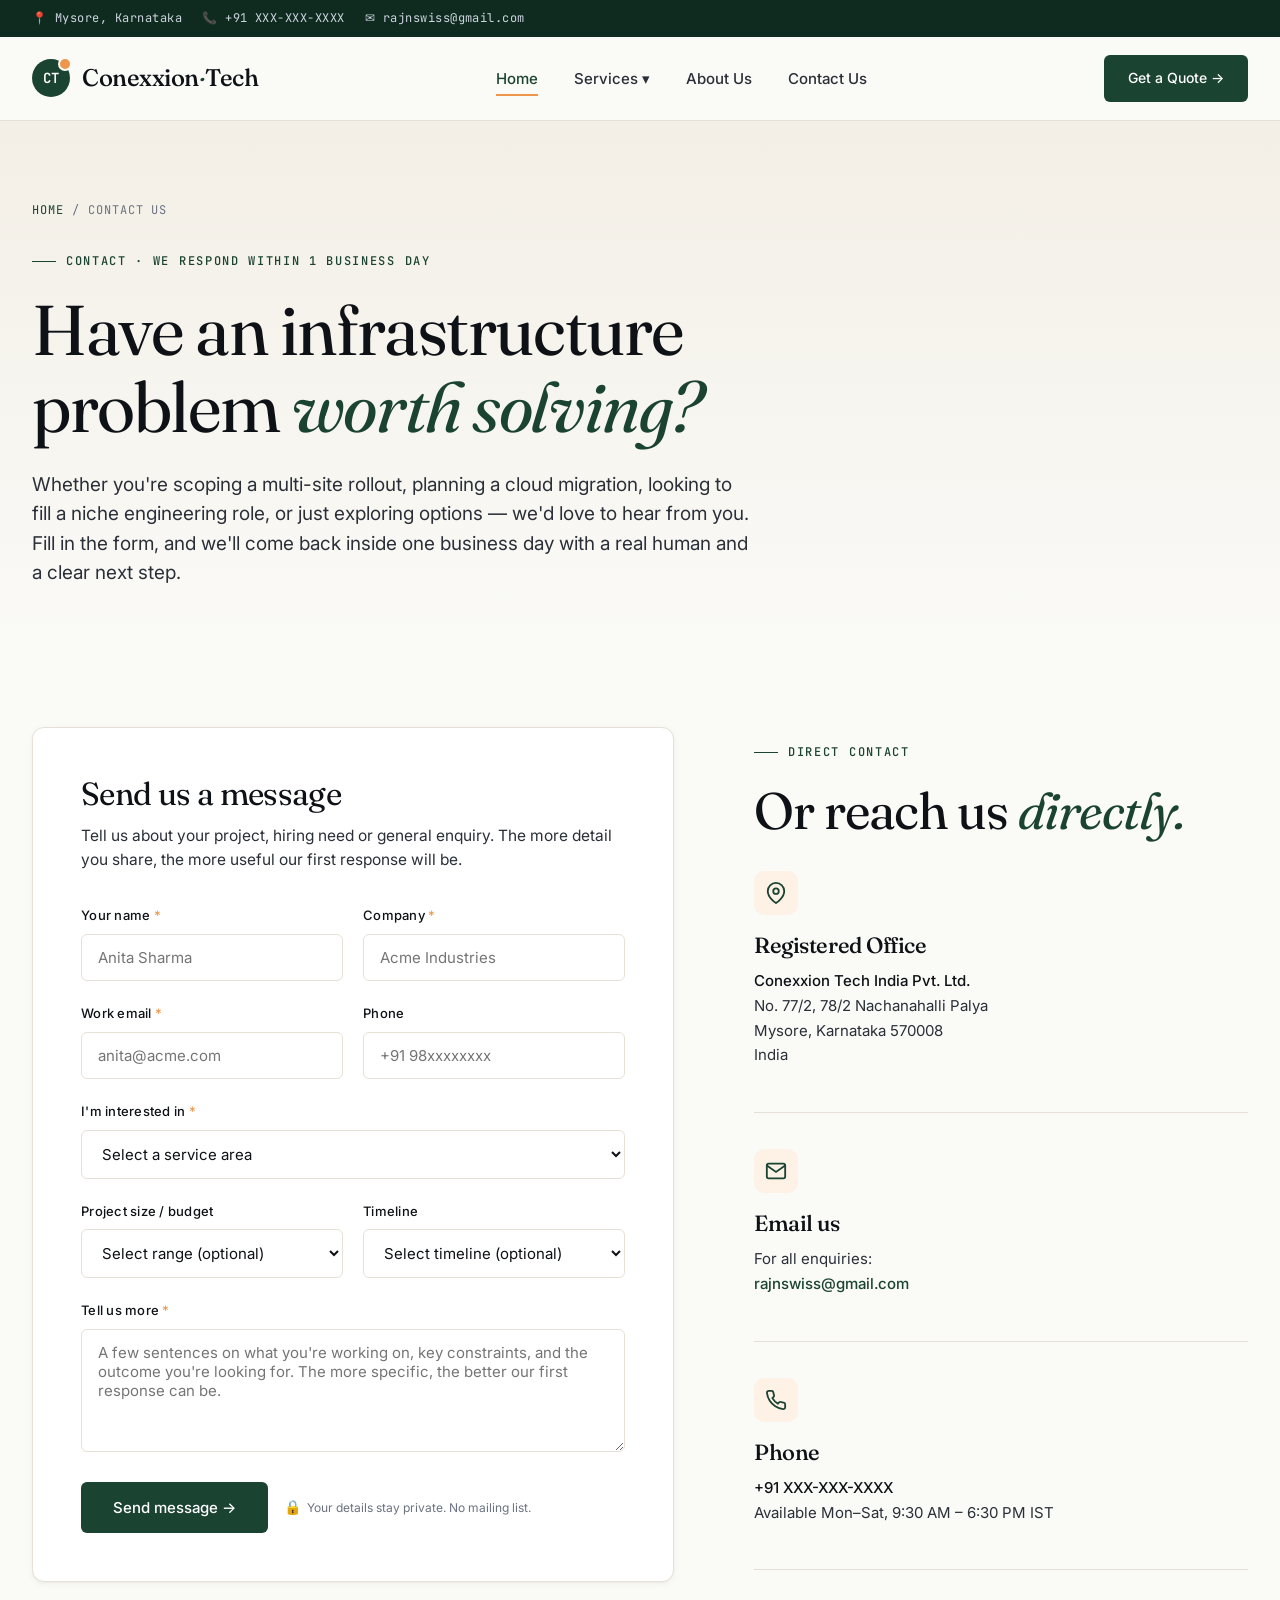
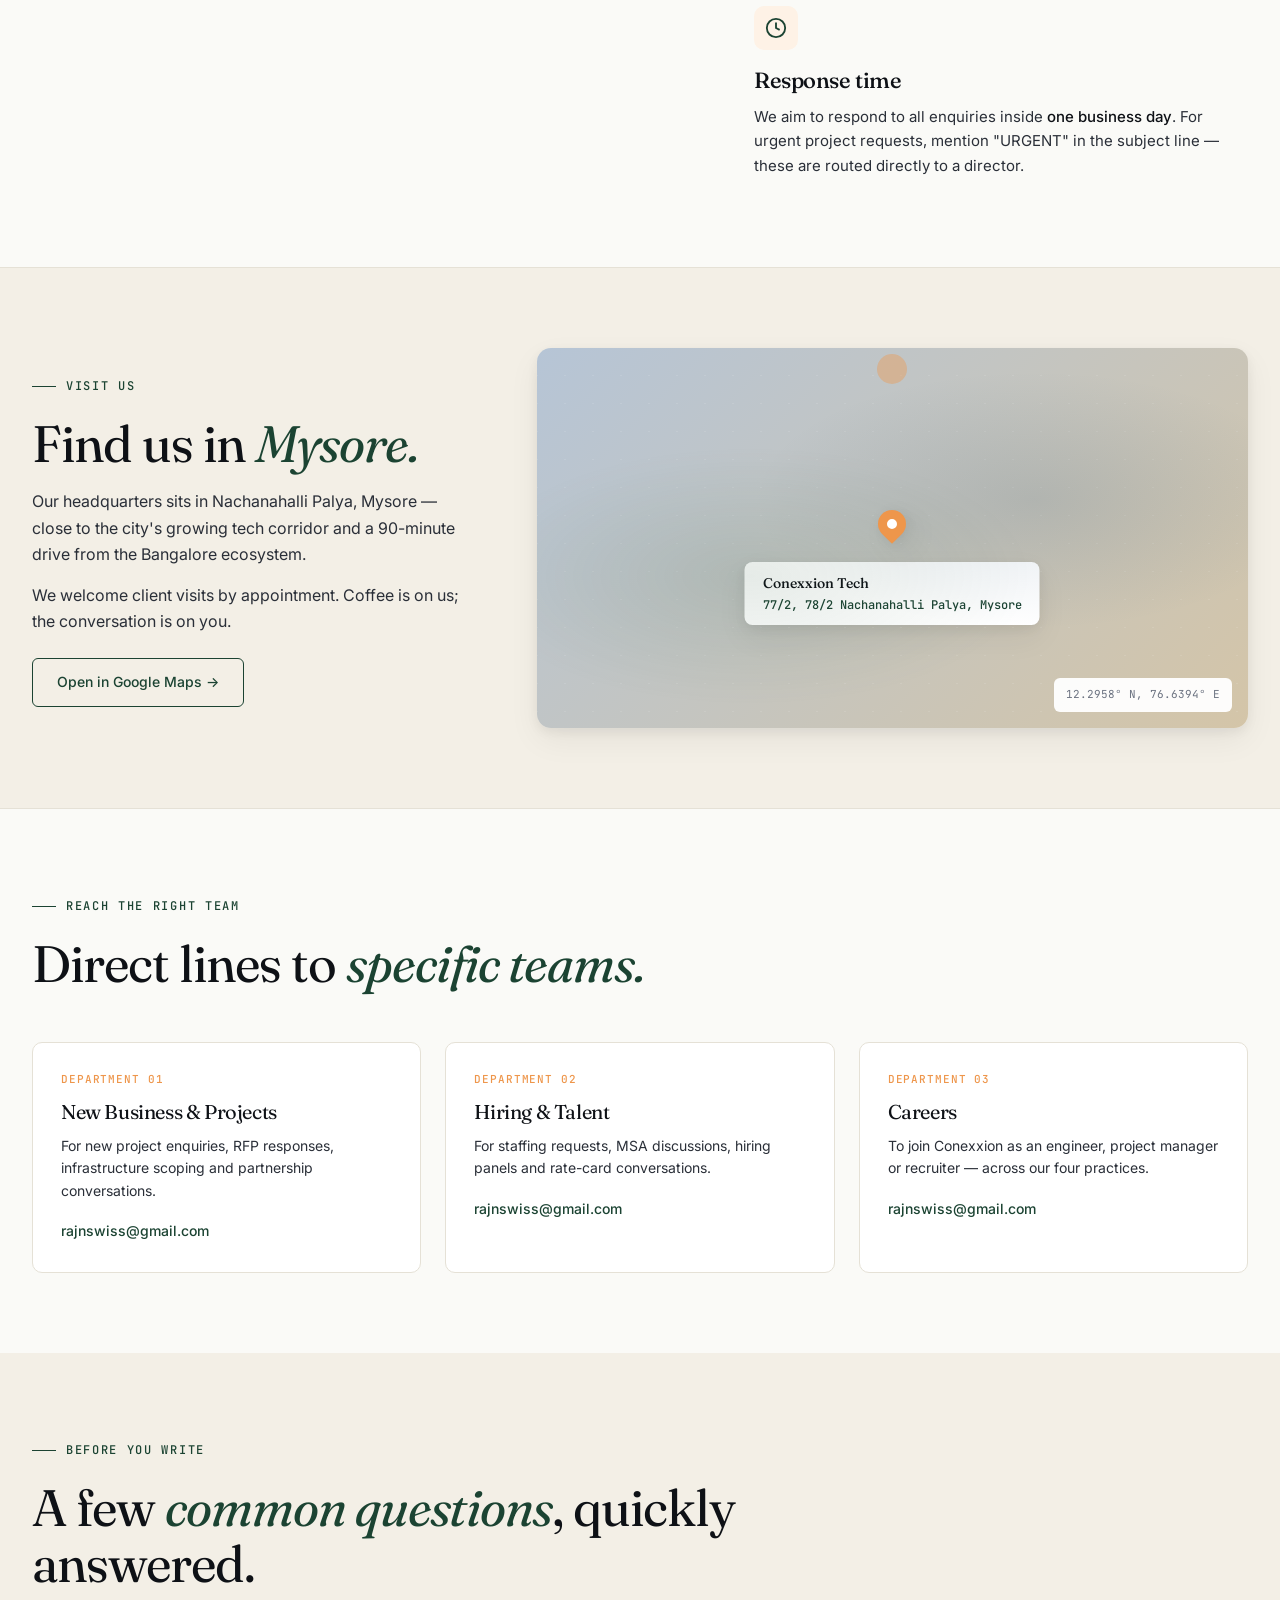
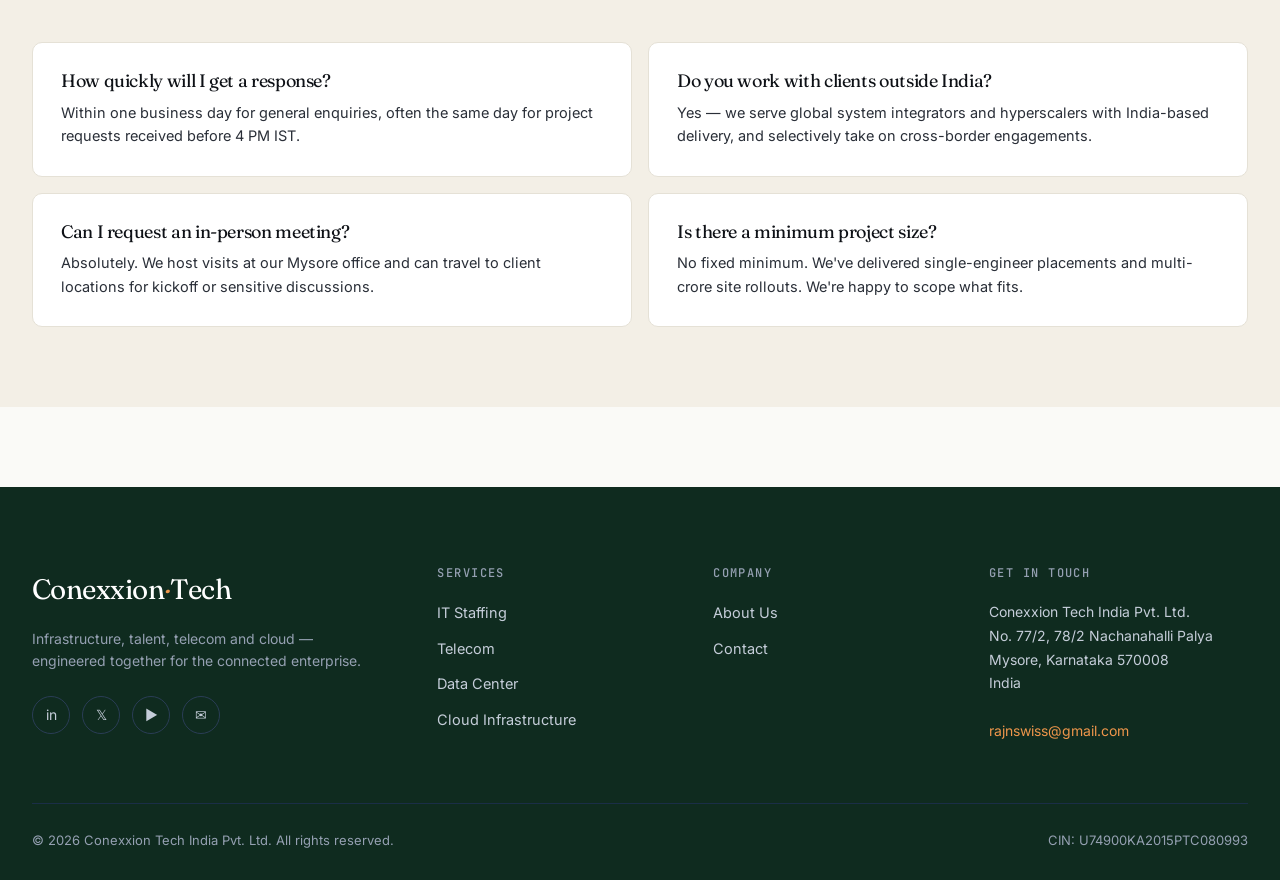
<file: contact.html>
<!DOCTYPE html>
<html lang="en">
<head>
<meta charset="UTF-8" />
<meta name="viewport" content="width=device-width, initial-scale=1.0" />
<title>Contact Us — Conexxion Tech India</title>
<meta name="description" content="Get in touch with Conexxion Tech India for infrastructure, IT staffing, telecom, data center and cloud projects. We respond within one business day." />
<link rel="preconnect" href="https://fonts.googleapis.com">
<link rel="preconnect" href="https://fonts.gstatic.com" crossorigin>
<link href="https://fonts.googleapis.com/css2?family=Fraunces:opsz,wght@9..144,300;9..144,400;9..144,500;9..144,600&family=Inter:wght@300;400;500;600;700&family=JetBrains+Mono:wght@400;500&display=swap" rel="stylesheet">
<link rel="stylesheet" href="styles.css">
<style>
  .contact-hero {
    background: linear-gradient(180deg, var(--bg-cream) 0%, var(--bg) 100%);
    padding: 80px 0 60px;
  }
  .contact-hero h1 { max-width: 900px; margin: 20px 0 24px; }
  .contact-hero .lede {
    max-width: 720px;
    font-size: 19px;
    line-height: 1.55;
    color: var(--ink-soft);
  }

  /* Contact main */
  .contact-main { padding: 80px 0; }
  .contact-grid {
    display: grid;
    grid-template-columns: 1.3fr 1fr;
    gap: 80px;
    align-items: start;
  }

  /* Form side */
  .contact-form-card {
    background: #fff;
    border: 1px solid var(--line);
    border-radius: 12px;
    padding: 48px;
    box-shadow: var(--shadow-sm);
  }
  .contact-form-card h2 {
    font-size: 32px;
    margin-bottom: 12px;
  }
  .contact-form-card .form-intro {
    font-size: 15.5px;
    color: var(--ink-soft);
    margin-bottom: 32px;
    line-height: 1.6;
  }
  .form-actions {
    margin-top: 8px;
    display: flex;
    align-items: center;
    gap: 16px;
    flex-wrap: wrap;
  }
  .form-meta {
    font-size: 12px;
    color: var(--ink-mute);
    display: flex;
    align-items: center;
    gap: 6px;
  }
  .form-meta::before {
    content: '🔒';
    font-size: 14px;
  }

  /* Info side */
  .contact-info { padding-top: 8px; }
  .info-block {
    margin-bottom: 36px;
    padding-bottom: 36px;
    border-bottom: 1px solid var(--line);
  }
  .info-block:last-child {
    border-bottom: none;
    padding-bottom: 0;
    margin-bottom: 0;
  }
  .info-icon {
    width: 44px; height: 44px;
    background: var(--accent-soft);
    border-radius: 10px;
    display: flex;
    align-items: center;
    justify-content: center;
    color: var(--brand);
    margin-bottom: 18px;
  }
  .info-block h4 {
    font-family: 'Fraunces', serif;
    font-size: 22px;
    margin-bottom: 12px;
    color: var(--ink);
    font-weight: 500;
  }
  .info-block p {
    font-size: 15px;
    line-height: 1.65;
    color: var(--ink-soft);
    margin-bottom: 8px;
  }
  .info-block p strong {
    color: var(--ink);
    font-weight: 500;
  }
  .info-block a {
    color: var(--brand);
    font-weight: 500;
    border-bottom: 1px solid transparent;
    transition: border-color 0.2s;
  }
  .info-block a:hover {
    border-bottom-color: var(--brand);
  }

  /* Map area */
  .map-section {
    background: var(--bg-cream);
    padding: 80px 0;
    border-top: 1px solid var(--line);
    border-bottom: 1px solid var(--line);
  }
  .map-grid {
    display: grid;
    grid-template-columns: 1fr 1.6fr;
    gap: 60px;
    align-items: center;
  }
  .map-content h2 { margin-bottom: 16px; }
  .map-content p {
    font-size: 16px;
    line-height: 1.65;
    margin-bottom: 14px;
  }
  .map-frame {
    background: linear-gradient(135deg, #b6c5d6 0%, #d4c5a8 100%);
    border-radius: 14px;
    height: 380px;
    position: relative;
    overflow: hidden;
    box-shadow: var(--shadow-md);
  }
  /* Stylized map */
  .map-frame::before {
    content: '';
    position: absolute;
    inset: 0;
    background-image:
      linear-gradient(45deg, rgba(255,255,255,0.1) 1px, transparent 1px),
      linear-gradient(-45deg, rgba(255,255,255,0.1) 1px, transparent 1px);
    background-size: 28px 28px;
  }
  .map-frame::after {
    content: '';
    position: absolute;
    top: 0; left: 0; right: 0; bottom: 0;
    background:
      radial-gradient(ellipse at 30% 60%, rgba(45,90,61,0.12) 0%, transparent 40%),
      radial-gradient(ellipse at 70% 40%, rgba(13,59,102,0.12) 0%, transparent 40%);
  }
  .map-pin {
    position: absolute;
    top: 50%; left: 50%;
    transform: translate(-50%, -100%);
    z-index: 2;
  }
  .map-pin-marker {
    width: 28px; height: 28px;
    background: var(--accent);
    border-radius: 50% 50% 50% 0;
    transform: rotate(-45deg);
    box-shadow: var(--shadow-md);
    position: relative;
  }
  .map-pin-marker::after {
    content: '';
    position: absolute;
    top: 50%; left: 50%;
    transform: translate(-50%, -50%);
    width: 10px; height: 10px;
    background: #fff;
    border-radius: 50%;
  }
  .map-pin-pulse {
    position: absolute;
    top: 6px; left: 50%;
    transform: translate(-50%, 0);
    width: 30px; height: 30px;
    background: rgba(238,150,75,0.4);
    border-radius: 50%;
    animation: mapPulse 2s infinite;
  }
  @keyframes mapPulse {
    0% { transform: translate(-50%, 0) scale(0.5); opacity: 0.8; }
    100% { transform: translate(-50%, 0) scale(2.5); opacity: 0; }
  }
  .map-label {
    position: absolute;
    top: calc(50% + 24px); left: 50%;
    transform: translate(-50%, 0);
    background: #fff;
    padding: 10px 18px;
    border-radius: 8px;
    box-shadow: var(--shadow-md);
    font-family: 'JetBrains Mono', monospace;
    font-size: 12px;
    color: var(--brand);
    font-weight: 500;
    white-space: nowrap;
  }
  .map-label strong {
    display: block;
    font-family: 'Fraunces', serif;
    font-size: 14px;
    color: var(--ink);
    margin-bottom: 2px;
    font-weight: 500;
  }
  .map-corner {
    position: absolute;
    bottom: 16px; right: 16px;
    background: rgba(255,255,255,0.95);
    padding: 8px 12px;
    border-radius: 6px;
    font-family: 'JetBrains Mono', monospace;
    font-size: 11px;
    color: var(--ink-mute);
  }

  /* Department contacts */
  .dept-section { padding: 80px 0; }
  .dept-grid {
    display: grid;
    grid-template-columns: repeat(3, 1fr);
    gap: 24px;
    margin-top: 50px;
  }
  .dept-card {
    background: #fff;
    border: 1px solid var(--line);
    border-radius: 10px;
    padding: 28px;
    transition: all 0.2s;
  }
  .dept-card:hover {
    box-shadow: var(--shadow-md);
    border-color: var(--brand);
  }
  .dept-card .label {
    font-family: 'JetBrains Mono', monospace;
    font-size: 11px;
    color: var(--accent);
    text-transform: uppercase;
    letter-spacing: 0.08em;
    margin-bottom: 12px;
    font-weight: 500;
  }
  .dept-card h4 {
    font-family: 'Fraunces', serif;
    font-size: 20px;
    margin-bottom: 12px;
  }
  .dept-card p {
    font-size: 14px;
    line-height: 1.6;
    color: var(--ink-soft);
    margin-bottom: 16px;
  }
  .dept-card a {
    font-size: 14px;
    color: var(--brand);
    font-weight: 500;
    word-break: break-word;
  }

  /* FAQ */
  .quick-faq { padding: 80px 0; background: var(--bg-cream); }
  .quick-faq h2 { margin-bottom: 50px; max-width: 800px; }
  .quick-faq-grid {
    display: grid;
    grid-template-columns: repeat(2, 1fr);
    gap: 16px;
  }
  .quick-faq-item {
    background: #fff;
    border: 1px solid var(--line);
    border-radius: 10px;
    padding: 28px;
  }
  .quick-faq-item h4 {
    font-family: 'Fraunces', serif;
    font-size: 18px;
    margin-bottom: 10px;
    color: var(--ink);
  }
  .quick-faq-item p {
    font-size: 14.5px;
    line-height: 1.6;
    color: var(--ink-soft);
  }

  @media (max-width: 960px) {
    .contact-grid, .map-grid { grid-template-columns: 1fr; gap: 40px; }
    .contact-form-card { padding: 32px 24px; }
    .dept-grid { grid-template-columns: 1fr; }
    .quick-faq-grid { grid-template-columns: 1fr; }
    .contact-main, .map-section, .dept-section, .quick-faq { padding: 50px 0; }
    .map-frame { height: 280px; }
  }
</style>
</head>
<body>

<!-- TOP BAR -->
<div class="topbar">
  <div class="container">
    <div class="topbar-left">
      <span>📍 Mysore, Karnataka</span>
      <span>📞 +91 XXX-XXX-XXXX</span>
      <span>✉ rajnswiss@gmail.com</span>
    </div>
    <!-- <div class="topbar-right">
      <a href="#">Careers</a><a href="#">Investor Relations</a><a href="#">Support</a>
    </div> -->
  </div>
</div>

<!-- NAVIGATION -->
<nav class="main-nav">
  <div class="container">
    <a href="index.html" class="logo">
      <span class="logo-mark">CT</span>
      <div class="nav-brand">Conexxion<em>·</em>Tech</div>
    </a>
    <ul class="nav-links">
      <li><a href="index.html" class="active">Home</a></li>
      <li class="nav-services">
        <a href="#">Services ▾</a>
        <div class="dropdown">
          <a href="service-it-staffing.html">
            IT Staffing
            <small>Talent acquisition & managed teams</small>
          </a>
          <a href="service-telecom.html">
            Telecom
            <small>Network rollout & 5G engineering</small>
          </a>
          <a href="service-data-center.html">
            Data Center
            <small>Build, migrate & operate</small>
          </a>
          <a href="service-cloud.html">
            Cloud Infrastructure
            <small>AWS, Azure & hybrid platforms</small>
          </a>
        </div>
      </li>
      <li><a href="about.html">About Us</a></li>
      <!-- <li><a href="blog.html">Blog</a></li> -->
      <li><a href="contact.html">Contact Us</a></li>
    </ul>
    
    <div class="nav-actions">
      <a href="contact.html" class="btn btn-primary nav-cta">Get a Quote →</a>
      
      <!-- Hamburger Menu Icon -->
      <button class="mobile-menu-toggle" aria-label="Toggle navigation">
        <svg width="28" height="28" viewBox="0 0 24 24" fill="none" stroke="currentColor" stroke-width="2" stroke-linecap="round" stroke-linejoin="round">
          <line x1="3" y1="12" x2="21" y2="12"></line>
          <line x1="3" y1="6" x2="21" y2="6"></line>
          <line x1="3" y1="18" x2="21" y2="18"></line>
        </svg>
      </button>
    </div>
  </div>
</nav>

<!-- HERO -->
<section class="contact-hero">
  <div class="container">
    <div class="breadcrumbs">
      <a href="index.html">Home</a><span>/</span>Contact Us
    </div>
    <span class="eyebrow">Contact · We respond within 1 business day</span>
    <h1>Have an infrastructure problem <em>worth solving?</em></h1>
    <p class="lede">
      Whether you're scoping a multi-site rollout, planning a cloud migration, looking to fill a niche engineering role, or just exploring options — we'd love to hear from you. Fill in the form, and we'll come back inside one business day with a real human and a clear next step.
    </p>
  </div>
</section>

<!-- CONTACT MAIN -->
<section class="contact-main" id="contact-form">
  <div class="container">
    <div class="contact-grid">
      <!-- Form -->
      <div class="contact-form-card">
        <h2>Send us a message</h2>
        <p class="form-intro">Tell us about your project, hiring need or general enquiry. The more detail you share, the more useful our first response will be.</p>

        <form>
          <div class="form-row">
            <div class="form-group">
              <label>Your name <span class="req">*</span></label>
              <input type="text" placeholder="Anita Sharma" required>
            </div>
            <div class="form-group">
              <label>Company <span class="req">*</span></label>
              <input type="text" placeholder="Acme Industries" required>
            </div>
          </div>

          <div class="form-row">
            <div class="form-group">
              <label>Work email <span class="req">*</span></label>
              <input type="email" placeholder="anita@acme.com" required>
            </div>
            <div class="form-group">
              <label>Phone</label>
              <input type="tel" placeholder="+91 98xxxxxxxx">
            </div>
          </div>

          <div class="form-group">
            <label>I'm interested in <span class="req">*</span></label>
            <select required>
              <option value="">Select a service area</option>
              <option>IT Staffing — contract / permanent / managed</option>
              <option>Telecom — site engineering, RAN, FTTx, managed</option>
              <option>Data Center — design, build, migrate, operate</option>
              <option>Cloud Infrastructure — strategy, migration, platform</option>
              <option>Multiple services / general enquiry</option>
              <option>Careers — I'd like to join Conexxion</option>
            </select>
          </div>

          <div class="form-row">
            <div class="form-group">
              <label>Project size / budget</label>
              <select>
                <option value="">Select range (optional)</option>
                <option>Under ₹10 lakh</option>
                <option>₹10 lakh – ₹50 lakh</option>
                <option>₹50 lakh – ₹2 crore</option>
                <option>₹2 crore – ₹10 crore</option>
                <option>Above ₹10 crore</option>
                <option>Not sure yet / discussing</option>
              </select>
            </div>
            <div class="form-group">
              <label>Timeline</label>
              <select>
                <option value="">Select timeline (optional)</option>
                <option>Urgent — this month</option>
                <option>Next quarter</option>
                <option>Next 6 months</option>
                <option>Exploratory — no fixed timeline</option>
              </select>
            </div>
          </div>

          <div class="form-group">
            <label>Tell us more <span class="req">*</span></label>
            <textarea rows="5" placeholder="A few sentences on what you're working on, key constraints, and the outcome you're looking for. The more specific, the better our first response can be." required></textarea>
          </div>

          <div class="form-actions">
            <button type="submit" class="btn btn-primary btn-lg">Send message →</button>
            <span class="form-meta">Your details stay private. No mailing list.</span>
          </div>
        </form>
      </div>

      <!-- Info -->
      <div class="contact-info">
        <span class="eyebrow">Direct contact</span>
        <h2 style="margin-top: 20px; margin-bottom: 32px;">Or reach us <em>directly.</em></h2>

        <div class="info-block">
          <div class="info-icon">
            <svg width="22" height="22" viewBox="0 0 24 24" fill="none" stroke="currentColor" stroke-width="2"><path d="M21 10c0 7-9 13-9 13s-9-6-9-13a9 9 0 0118 0z"/><circle cx="12" cy="10" r="3"/></svg>
          </div>
          <h4>Registered Office</h4>
          <p>
            <strong>Conexxion Tech India Pvt. Ltd.</strong><br>
            No. 77/2, 78/2 Nachanahalli Palya<br>
            Mysore, Karnataka 570008<br>
            India
          </p>
        </div>

        <div class="info-block">
          <div class="info-icon">
            <svg width="22" height="22" viewBox="0 0 24 24" fill="none" stroke="currentColor" stroke-width="2"><path d="M4 4h16c1.1 0 2 .9 2 2v12c0 1.1-.9 2-2 2H4c-1.1 0-2-.9-2-2V6c0-1.1.9-2 2-2z"/><polyline points="22,6 12,13 2,6"/></svg>
          </div>
          <h4>Email us</h4>
          <p>
            For all enquiries:<br>
            <a href="mailto:rajnswiss@gmail.com">rajnswiss@gmail.com</a>
          </p>
        </div>

        <div class="info-block">
          <div class="info-icon">
            <svg width="22" height="22" viewBox="0 0 24 24" fill="none" stroke="currentColor" stroke-width="2"><path d="M22 16.92v3a2 2 0 01-2.18 2 19.79 19.79 0 01-8.63-3.07 19.5 19.5 0 01-6-6 19.79 19.79 0 01-3.07-8.67A2 2 0 014.11 2h3a2 2 0 012 1.72 12.84 12.84 0 00.7 2.81 2 2 0 01-.45 2.11L8.09 9.91a16 16 0 006 6l1.27-1.27a2 2 0 012.11-.45 12.84 12.84 0 002.81.7A2 2 0 0122 16.92z"/></svg>
          </div>
          <h4>Phone</h4>
          <p>
            <strong>+91 XXX-XXX-XXXX</strong><br>
            Available Mon–Sat, 9:30 AM – 6:30 PM IST
          </p>
        </div>

        <div class="info-block">
          <div class="info-icon">
            <svg width="22" height="22" viewBox="0 0 24 24" fill="none" stroke="currentColor" stroke-width="2"><circle cx="12" cy="12" r="10"/><polyline points="12 6 12 12 16 14"/></svg>
          </div>
          <h4>Response time</h4>
          <p>
            We aim to respond to all enquiries inside <strong>one business day</strong>. For urgent project requests, mention "URGENT" in the subject line — these are routed directly to a director.
          </p>
        </div>
      </div>
    </div>
  </div>
</section>

<!-- MAP -->
<section class="map-section">
  <div class="container">
    <div class="map-grid">
      <div class="map-content">
        <span class="eyebrow">Visit us</span>
        <h2 style="margin-top: 20px;">Find us in <em>Mysore.</em></h2>
        <p>
          Our headquarters sits in Nachanahalli Palya, Mysore — close to the city's growing tech corridor and a 90-minute drive from the Bangalore ecosystem.
        </p>
        <p>
          We welcome client visits by appointment. Coffee is on us; the conversation is on you.
        </p>
        <div style="margin-top: 24px;">
          <a href="https://maps.google.com/?q=Nachanahalli+Palya+Mysore" target="_blank" class="btn btn-outline">Open in Google Maps →</a>
        </div>
      </div>
      <div class="map-frame">
        <div class="map-pin-pulse"></div>
        <div class="map-pin">
          <div class="map-pin-marker"></div>
        </div>
        <div class="map-label">
          <strong>Conexxion Tech</strong>
          77/2, 78/2 Nachanahalli Palya, Mysore
        </div>
        <div class="map-corner">12.2958° N, 76.6394° E</div>
      </div>
    </div>
  </div>
</section>

<!-- DEPARTMENTS -->
<section class="dept-section">
  <div class="container">
    <div style="max-width: 800px;">
      <span class="eyebrow">Reach the right team</span>
      <h2 style="margin-top: 20px;">Direct lines to <em>specific teams.</em></h2>
    </div>

    <div class="dept-grid">
      <div class="dept-card">
        <div class="label">DEPARTMENT 01</div>
        <h4>New Business &amp; Projects</h4>
        <p>For new project enquiries, RFP responses, infrastructure scoping and partnership conversations.</p>
        <a href="mailto:rajnswiss@gmail.com">rajnswiss@gmail.com</a>
      </div>
      <div class="dept-card">
        <div class="label">DEPARTMENT 02</div>
        <h4>Hiring &amp; Talent</h4>
        <p>For staffing requests, MSA discussions, hiring panels and rate-card conversations.</p>
        <a href="mailto:rajnswiss@gmail.com">rajnswiss@gmail.com</a>
      </div>
      <div class="dept-card">
        <div class="label">DEPARTMENT 03</div>
        <h4>Careers</h4>
        <p>To join Conexxion as an engineer, project manager or recruiter — across our four practices.</p>
        <a href="mailto:rajnswiss@gmail.com">rajnswiss@gmail.com</a>
      </div>
    </div>
  </div>
</section>

<!-- QUICK FAQ -->
<section class="quick-faq">
  <div class="container">
    <span class="eyebrow">Before you write</span>
    <h2 style="margin-top: 20px;">A few <em>common questions</em>, quickly answered.</h2>

    <div class="quick-faq-grid">
      <div class="quick-faq-item">
        <h4>How quickly will I get a response?</h4>
        <p>Within one business day for general enquiries, often the same day for project requests received before 4 PM IST.</p>
      </div>
      <div class="quick-faq-item">
        <h4>Do you work with clients outside India?</h4>
        <p>Yes — we serve global system integrators and hyperscalers with India-based delivery, and selectively take on cross-border engagements.</p>
      </div>
      <div class="quick-faq-item">
        <h4>Can I request an in-person meeting?</h4>
        <p>Absolutely. We host visits at our Mysore office and can travel to client locations for kickoff or sensitive discussions.</p>
      </div>
      <div class="quick-faq-item">
        <h4>Is there a minimum project size?</h4>
        <p>No fixed minimum. We've delivered single-engineer placements and multi-crore site rollouts. We're happy to scope what fits.</p>
      </div>
    </div>
  </div>
</section>

<!-- FOOTER -->
<footer>
  <div class="container">
    <div class="footer-grid">
      <div>
        <div class="footer-brand">Conexxion<em>·</em>Tech</div>
        <p class="footer-tag">Infrastructure, talent, telecom and cloud — engineered together for the connected enterprise.</p>
        <div class="footer-social"><a href="https://www.linkedin.com/company/conexxion-tech-pte-ltd/">in</a><a href="#">𝕏</a><a href="#">▶</a><a href="#">✉</a></div>
      </div>
      <div class="footer-col">
        <h4>Services</h4>
        <ul>
          <li><a href="service-it-staffing.html">IT Staffing</a></li>
          <li><a href="service-telecom.html">Telecom</a></li>
          <li><a href="service-data-center.html">Data Center</a></li>
          <li><a href="service-cloud.html">Cloud Infrastructure</a></li>
        </ul>
      </div>
      <div class="footer-col">
        <h4>Company</h4>
        <ul>
          <li><a href="about.html">About Us</a></li>
          <!-- <li><a href="blog.html">Blog & Insights</a></li> -->
          <li><a href="contact.html">Contact</a></li>
          <!-- <li><a href="#">Careers</a></li> -->
        </ul>
      </div>
      <div class="footer-col">
        <h4>Get in touch</h4>
        <p>
          Conexxion Tech India Pvt. Ltd.<br>
          No. 77/2, 78/2 Nachanahalli Palya<br>
          Mysore, Karnataka 570008<br>
          India<br><br>
          <a href="mailto:rajnswiss@gmail.com">rajnswiss@gmail.com</a>
        </p>
      </div>
    </div>
    <div class="footer-bottom">
      <span>© 2026 Conexxion Tech India Pvt. Ltd. All rights reserved.</span>
      <span>CIN: U74900KA2015PTC080993</span>
    </div>
  </div>
</footer>

</body>
<script>
  const mobileToggle = document.querySelector('.mobile-menu-toggle');
  const navLinks = document.querySelector('.nav-links');

  mobileToggle.addEventListener('click', () => {
    navLinks.classList.toggle('active');
  });
</script>
</html>
</file>
<file: styles.css>
/* ============================================
   CONEXXION TECH — SHARED STYLES
   ============================================ */

:root {
  --bg: #fafaf7;
  --bg-cream: #f3efe6;
  --bg-card: #ffffff;
  --ink: #0e1116;
  --ink-soft: #2a2f38;
  --ink-mute: #6b7280;
  --line: #e5e1d6;
  --line-soft: #ececec;
  --brand: #1b4332;
  --brand-deep: #0f2b1f;
  --accent: #ee964b;
  --accent-soft: #fef2e6;
  --green: #2d5a3d;
  --shadow-sm: 0 1px 2px rgba(14,17,22,0.04), 0 2px 8px rgba(14,17,22,0.04);
  --shadow-md: 0 4px 12px rgba(14,17,22,0.06), 0 12px 32px rgba(14,17,22,0.06);
  --shadow-lg: 0 12px 28px rgba(14,17,22,0.08), 0 24px 64px rgba(14,17,22,0.10);
}

* { margin: 0; padding: 0; box-sizing: border-box; }
html { scroll-behavior: smooth; }

body {
  background: var(--bg);
  color: var(--ink);
  font-family: 'Inter', -apple-system, BlinkMacSystemFont, sans-serif;
  font-size: 16px;
  line-height: 1.6;
  -webkit-font-smoothing: antialiased;
  overflow-x: hidden;
}

img { max-width: 100%; display: block; }
a { color: inherit; text-decoration: none; }

::selection { background: var(--brand); color: #fff; }

.container {
  max-width: 1280px;
  margin: 0 auto;
  padding: 0 32px;
}

/* ============================================
   TYPOGRAPHY
   ============================================ */

.eyebrow {
  font-family: 'JetBrains Mono', monospace;
  font-size: 12px;
  font-weight: 500;
  letter-spacing: 0.14em;
  text-transform: uppercase;
  color: var(--brand);
  display: inline-flex;
  align-items: center;
  gap: 10px;
}
.eyebrow::before {
  content: '';
  width: 24px;
  height: 1px;
  background: var(--brand);
  display: inline-block;
}

h1, h2, h3, h4, h5 {
  font-family: 'Fraunces', Georgia, serif;
  font-weight: 400;
  letter-spacing: -0.02em;
  color: var(--ink);
  line-height: 1.1;
}

h1 { font-size: clamp(40px, 5.5vw, 72px); }
h2 { font-size: clamp(32px, 4vw, 52px); }
h3 { font-size: clamp(24px, 2.4vw, 32px); }
h4 { font-size: 20px; }

h1 em, h2 em, h3 em { font-style: italic; color: var(--brand); }

p { color: var(--ink-soft); }

/* ============================================
   NAVIGATION
   ============================================ */

.topbar {
  background: var(--brand-deep);
  color: #cdd5e0;
  font-family: 'JetBrains Mono', monospace;
  font-size: 12px;
  padding: 9px 0;
  letter-spacing: 0.04em;
}
.topbar .container {
  display: flex;
  justify-content: space-between;
  align-items: center;
  flex-wrap: wrap;
  gap: 12px;
}
.topbar a { color: #cdd5e0; transition: color 0.2s; }
.topbar a:hover { color: var(--accent); }
.topbar-left, .topbar-right {
  display: flex;
  gap: 20px;
  align-items: center;
}

nav.main-nav {
  background: var(--bg);
  border-bottom: 1px solid var(--line);
  padding: 18px 0;
  position: sticky;
  top: 0;
  z-index: 100;
  backdrop-filter: blur(8px);
}
nav.main-nav .container {
  display: flex;
  justify-content: space-between;
  align-items: center;
}

.logo {
  display: flex;
  align-items: center;
  gap: 12px;
  font-family: 'Fraunces', serif;
  font-weight: 500;
  font-size: 24px;
  letter-spacing: -0.02em;
  color: var(--ink);
}
.logo-mark {
  width: 38px;
  height: 38px;
  background: var(--brand);
  border-radius: 50%;
  position: relative;
  display: flex;
  align-items: center;
  justify-content: center;
  color: #fff;
  font-size: 14px;
  font-weight: 600;
  font-family: 'JetBrains Mono', monospace;
}
.logo-mark::after {
  content: '';
  position: absolute;
  top: -2px; right: -2px;
  width: 10px; height: 10px;
  background: var(--accent);
  border-radius: 50%;
  border: 2px solid var(--bg);
}
.logo em { font-style: italic; color: var(--brand); font-weight: 500; }
.nav-brand {
  letter-spacing: -0.02em;
}
.nav-links {
  display: flex;
  gap: 36px;
  list-style: none;
  align-items: center;
}
.nav-links a {
  font-size: 15px;
  font-weight: 500;
  color: var(--ink-soft);
  transition: color 0.2s;
  position: relative;
  padding: 6px 0;
}
.nav-links a:hover, .nav-links a.active {
  color: var(--brand);
}
.nav-links a.active::after {
  content: '';
  position: absolute;
  left: 0; right: 0;
  bottom: -2px;
  height: 2px;
  background: var(--accent);
}

.nav-services {
  position: relative;
}
.nav-services .dropdown {
  position: absolute;
  top: 100%;
  left: -20px;
  background: #fff;
  border: 1px solid var(--line);
  box-shadow: var(--shadow-md);
  padding: 16px;
  min-width: 280px;
  border-radius: 8px;
  opacity: 0;
  visibility: hidden;
  transform: translateY(8px);
  transition: all 0.2s;
  margin-top: 12px;
}
.nav-services:hover .dropdown {
  opacity: 1;
  visibility: visible;
  transform: translateY(0);
}
.dropdown a {
  display: block;
  padding: 10px 14px;
  border-radius: 6px;
  font-size: 14px;
  color: var(--ink-soft);
  transition: all 0.15s;
}
.dropdown a:hover {
  background: var(--bg-cream);
  color: var(--brand);
}
.dropdown a::after { display: none !important; }
.dropdown a small {
  display: block;
  font-size: 12px;
  color: var(--ink-mute);
  font-weight: 400;
  margin-top: 2px;
}

.btn {
  display: inline-flex;
  align-items: center;
  gap: 8px;
  padding: 12px 24px;
  font-size: 14px;
  font-weight: 500;
  border-radius: 6px;
  transition: all 0.2s;
  cursor: pointer;
  border: none;
  font-family: inherit;
}
.btn-primary {
  background: var(--brand);
  color: #fff;
}
.btn-primary:hover {
  background: var(--brand-deep);
  transform: translateY(-1px);
  box-shadow: var(--shadow-md);
}
.btn-accent {
  background: var(--accent);
  color: var(--ink);
}
.btn-accent:hover {
  background: #e88636;
  transform: translateY(-1px);
}
.btn-outline {
  background: transparent;
  color: var(--brand);
  border: 1.5px solid var(--brand);
}
.btn-outline:hover {
  background: var(--brand);
  color: #fff;
}
.btn-lg { padding: 16px 32px; font-size: 15px; }

/* ============================================
   PAGE HEADER (inner pages)
   ============================================ */

.page-header {
  background: linear-gradient(180deg, var(--bg-cream) 0%, var(--bg) 100%);
  padding: 80px 0 60px;
  border-bottom: 1px solid var(--line);
  position: relative;
  overflow: hidden;
}
.page-header::before {
  content: '';
  position: absolute;
  top: 0; right: 0;
  width: 500px; height: 500px;
  background: radial-gradient(circle, rgba(238,150,75,0.08) 0%, transparent 70%);
  pointer-events: none;
}
.breadcrumbs {
  font-family: 'JetBrains Mono', monospace;
  font-size: 12px;
  color: var(--ink-mute);
  margin-bottom: 24px;
  text-transform: uppercase;
  letter-spacing: 0.08em;
}
.breadcrumbs a { color: var(--brand); }
.breadcrumbs span { margin: 0 8px; }

.page-header h1 {
  max-width: 900px;
  margin-bottom: 20px;
}
.page-header .lede {
  max-width: 720px;
  font-size: 19px;
  line-height: 1.55;
  color: var(--ink-soft);
}

/* ============================================
   FOOTER
   ============================================ */

footer {
  background: var(--brand-deep);
  color: #c5cdd9;
  padding: 80px 0 30px;
  margin-top: 80px;
}
.footer-grid {
  display: grid;
  grid-template-columns: 1.6fr 1fr 1fr 1.2fr;
  gap: 60px;
  margin-bottom: 60px;
}
.footer-brand {
  font-family: 'Fraunces', serif;
  font-size: 28px;
  color: #fff;
  margin-bottom: 16px;
  letter-spacing: -0.02em;
}
.footer-brand em { font-style: italic; color: var(--accent); }
.footer-tag {
  font-size: 14px;
  line-height: 1.6;
  color: #95a0b2;
  max-width: 360px;
  margin-bottom: 24px;
}
.footer-social {
  display: flex;
  gap: 12px;
}
.footer-social a {
  width: 38px; height: 38px;
  border: 1px solid #2a3d56;
  border-radius: 50%;
  display: flex;
  align-items: center;
  justify-content: center;
  font-size: 14px;
  color: #c5cdd9;
  transition: all 0.2s;
}
.footer-social a:hover {
  background: var(--accent);
  border-color: var(--accent);
  color: var(--brand-deep);
}

.footer-col h4 {
  font-family: 'JetBrains Mono', monospace;
  font-size: 12px;
  text-transform: uppercase;
  letter-spacing: 0.12em;
  color: #95a0b2;
  margin-bottom: 20px;
  font-weight: 500;
}
.footer-col ul { list-style: none; }
.footer-col ul li { margin-bottom: 10px; }
.footer-col ul li a {
  font-size: 14.5px;
  color: #c5cdd9;
  transition: color 0.2s;
}
.footer-col ul li a:hover { color: var(--accent); }
.footer-col p { font-size: 14px; color: #c5cdd9; line-height: 1.7; }
.footer-col p a { color: var(--accent); }

.footer-bottom {
  border-top: 1px solid #1a2e47;
  padding-top: 26px;
  display: flex;
  justify-content: space-between;
  flex-wrap: wrap;
  gap: 12px;
  font-size: 13px;
  color: #95a0b2;
}

/* ============================================
   CTA SECTION (reusable)
   ============================================ */

.cta-band {
  background: var(--brand);
  color: #fff;
  padding: 80px 0;
  position: relative;
  overflow: hidden;
}
.cta-band::before {
  content: '';
  position: absolute;
  top: -50%; right: -10%;
  width: 600px; height: 600px;
  background: radial-gradient(circle, rgba(238,150,75,0.18) 0%, transparent 60%);
  pointer-events: none;
}
.cta-band .container {
  display: grid;
  grid-template-columns: 1.5fr 1fr;
  gap: 40px;
  align-items: center;
  position: relative;
}
.cta-band h2 { color: #fff; }
.cta-band h2 em { color: var(--accent); }
.cta-band p {
  color: #cdd5e0;
  font-size: 17px;
  margin-top: 16px;
  max-width: 560px;
}
.cta-band-actions {
  display: flex;
  gap: 12px;
  justify-content: flex-end;
  flex-wrap: wrap;
}

/* ============================================
   FORMS
   ============================================ */

.form-group {
  margin-bottom: 22px;
}
.form-group label {
  display: block;
  font-size: 13px;
  font-weight: 500;
  margin-bottom: 8px;
  color: var(--ink);
  letter-spacing: 0.02em;
}
.form-group label .req { color: var(--accent); }
.form-group input,
.form-group textarea,
.form-group select {
  width: 100%;
  padding: 13px 16px;
  border: 1px solid var(--line);
  border-radius: 6px;
  font-size: 15px;
  font-family: inherit;
  background: #fff;
  color: var(--ink);
  transition: all 0.2s;
}
.form-group input:focus,
.form-group textarea:focus,
.form-group select:focus {
  outline: none;
  border-color: var(--brand);
  box-shadow: 0 0 0 3px rgba(13,59,102,0.1);
}
.form-row {
  display: grid;
  grid-template-columns: 1fr 1fr;
  gap: 20px;
}

/* ============================================
   RESPONSIVE
   ============================================ */
/* ============================================
   NAV ACTIONS & HAMBURGER (Base Styles)
   ============================================ */
.nav-actions {
  display: flex;
  align-items: center;
  gap: 16px;
}

.mobile-menu-toggle {
  display: none; /* Hidden on desktop */
  background: transparent;
  border: none;
  color: var(--ink);
  cursor: pointer;
  padding: 4px;
}
@media (max-width: 960px) {
  .container { padding: 0 20px; }
  .topbar { font-size: 11px; padding: 8px 0; }
  .topbar-left { display: none; }
  .footer-grid { grid-template-columns: 1fr 1fr; gap: 40px; }
  .cta-band .container { grid-template-columns: 1fr; }
  .cta-band-actions { justify-content: flex-start; }

  /* New Mobile Nav Logic */
  .mobile-menu-toggle { display: block; }
  .nav-cta { display: none; }
  .nav-links {
    display: flex;
    flex-direction: column;
    position: absolute;
    top: 100%;
    left: 0;
    width: 100%;
    background: var(--bg);
    border-bottom: 1px solid var(--line);
    padding: 0 20px;
    box-shadow: var(--shadow-md);
    
    /* Animation state */
    max-height: 0;
    overflow: hidden;
    opacity: 0;
    transition: all 0.3s ease;
  }
  
  /* FIX 1: Increased max-height to 1000px and added overflow-y to ensure no clipping */
  .nav-links.active { 
    max-height: 1000px; 
    overflow-y: auto;
    opacity: 1; 
    padding: 12px 20px 20px; 
  }
  
  .nav-links > li { width: 100%; }
  
  /* FIX 2: Reduced padding from 14px to 10px to tighten up the spacing */
  .nav-links a { 
    display: block; 
    padding: 10px 0; 
    border-bottom: 1px solid var(--line-soft); 
  }
  
  .nav-links > li:last-child > a { border-bottom: none; }
  
  /* FIX 3: Hides the desktop yellow/orange underline on mobile completely */
  .nav-links a.active::after { 
    display: none !important; 
  }
  
  .nav-services .dropdown {
    position: static;
    box-shadow: none;
    border: none;
    border-left: 2px solid var(--brand);
    border-radius: 0;
    padding: 4px 0 4px 16px;
    margin-top: 0;
    opacity: 1;
    visibility: visible;
    transform: none;
    background: transparent;
  }
  
  /* Optional: slightly tightens up the dropdown links too */
  .nav-services .dropdown a {
    padding: 8px 14px;
  }

  /* Homepage Overrides */
  .hero { padding: 50px 0 70px; }
  .hero-grid, .why-grid, .section-intro { grid-template-columns: 1fr; gap: 40px; }
  .hero-visual { height: 420px; }
  .hero-img-1 { width: 70%; height: 280px; }
  .hero-img-2 { width: 60%; height: 220px; }
  .services-grid, .why-features, .testimonials-grid, .insights-grid, .approach-grid, .stats-grid { grid-template-columns: 1fr 1fr; }
  .stats-grid { gap: 1px; }
  .trust-band .container { grid-template-columns: 1fr; gap: 20px; }
  .trust-logos { gap: 20px; }
  .trust-logo { font-size: 18px; }
  .why-section, .approach-section, .testimonials-section { padding: 70px 0; }
  .insights-section { padding-bottom: 70px; }
}

@media (max-width: 600px) {
  .footer-grid { grid-template-columns: 1fr; gap: 32px; }
  .footer-bottom { font-size: 12px; }
}
</file>
